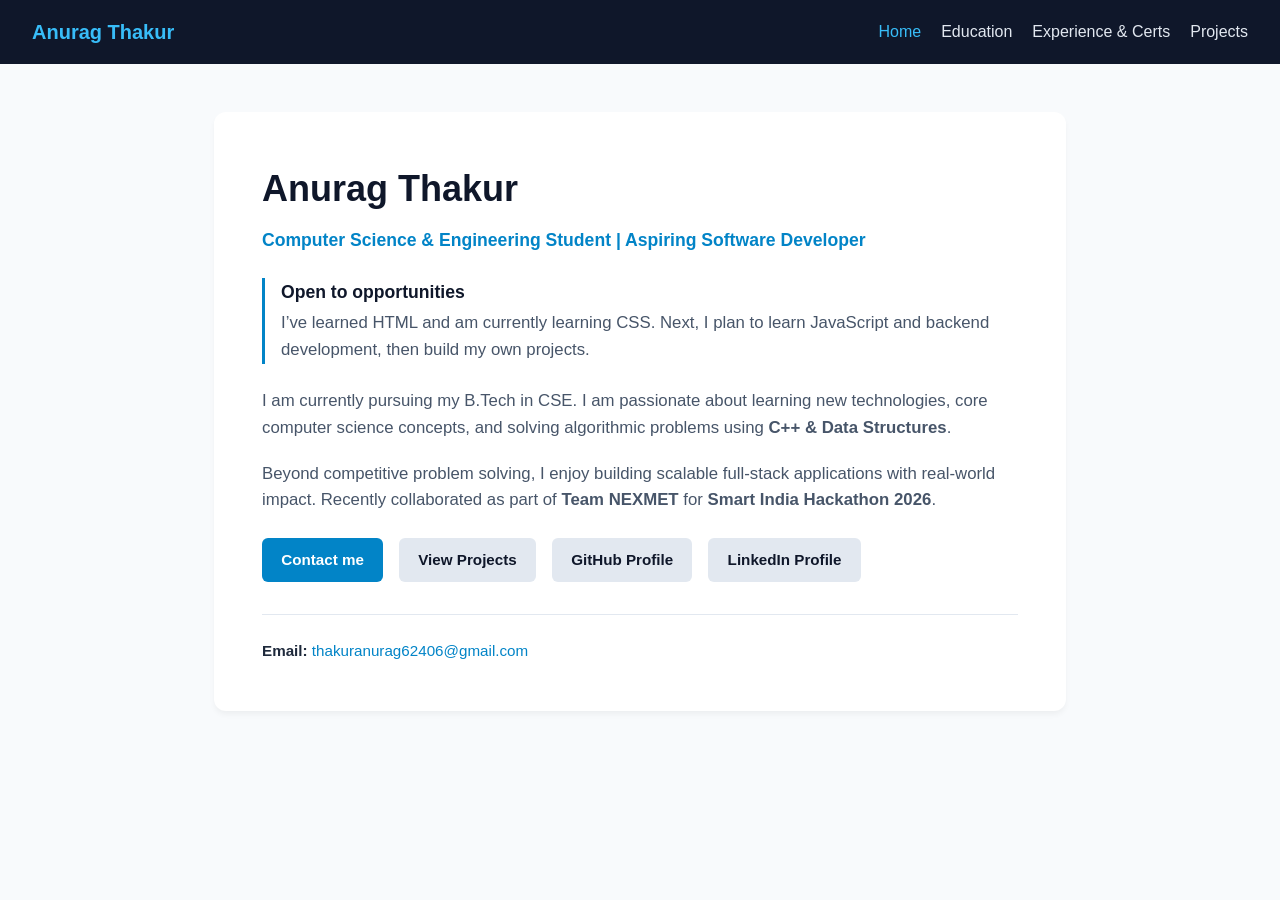
<file: index.html>
<!DOCTYPE html>
<html lang="en">
<head>
  <meta charset="UTF-8">
  <meta name="viewport" content="width=device-width, initial-scale=1.0">
  <title>Anurag Thakur - Portfolio</title>
  <link rel="stylesheet" href="index.css" >
 
</head>
<body>

  <nav>
    <div class="logo">Anurag Thakur</div>
    <div class="links">
      <a href="index.html" class="active">Home</a>
      <a href="education.html">Education</a>
      <a href="experience.html">Experience & Certs</a>
      <a href="projects.html">Projects</a>
    </div>
  </nav>

  <div class="container">
    <div class="hero">
      <h1>Anurag Thakur</h1>
      <div class="subtitle">Computer Science & Engineering Student | Aspiring Software Developer</div>
      <section class="availability">
        <h2>Open to opportunities</h2>
        <p>I’ve learned HTML and am currently learning CSS. Next, I plan to learn JavaScript and backend development, then build my own projects.</p>
      </section>
      <p>
        I am currently pursuing my B.Tech in CSE. I am passionate about learning new technologies, core computer science concepts, and solving algorithmic problems using <strong>C++ & Data Structures</strong>.
      </p>
      <p>
        Beyond competitive problem solving, I enjoy building scalable full-stack applications with real-world impact. Recently collaborated as part of <strong>Team NEXMET</strong> for <strong>Smart India Hackathon 2026</strong>.
      </p>

      <div class="btn-group">
        <a href="mailto:thakuranurag62406@gmail.com" class="btn btn-primary">Contact me</a>
        <a href="projects.html" class="btn btn-secondary">View Projects</a>
        <a href="https://github.com/anuragthakur-cse" target="_blank" class="btn btn-secondary">GitHub Profile</a>
        <a href="https://linkedin.com/in/anurag-thakur-81b7443a6" target="_blank" class="btn btn-secondary">LinkedIn Profile</a>
      </div>

      <div class="contact-bar">
        <strong>Email:</strong> <a href="mailto:thakuranurag62406@gmail.com">thakuranurag62406@gmail.com</a>
      </div>
    </div>
  </div>

</body>
</html>
</file>
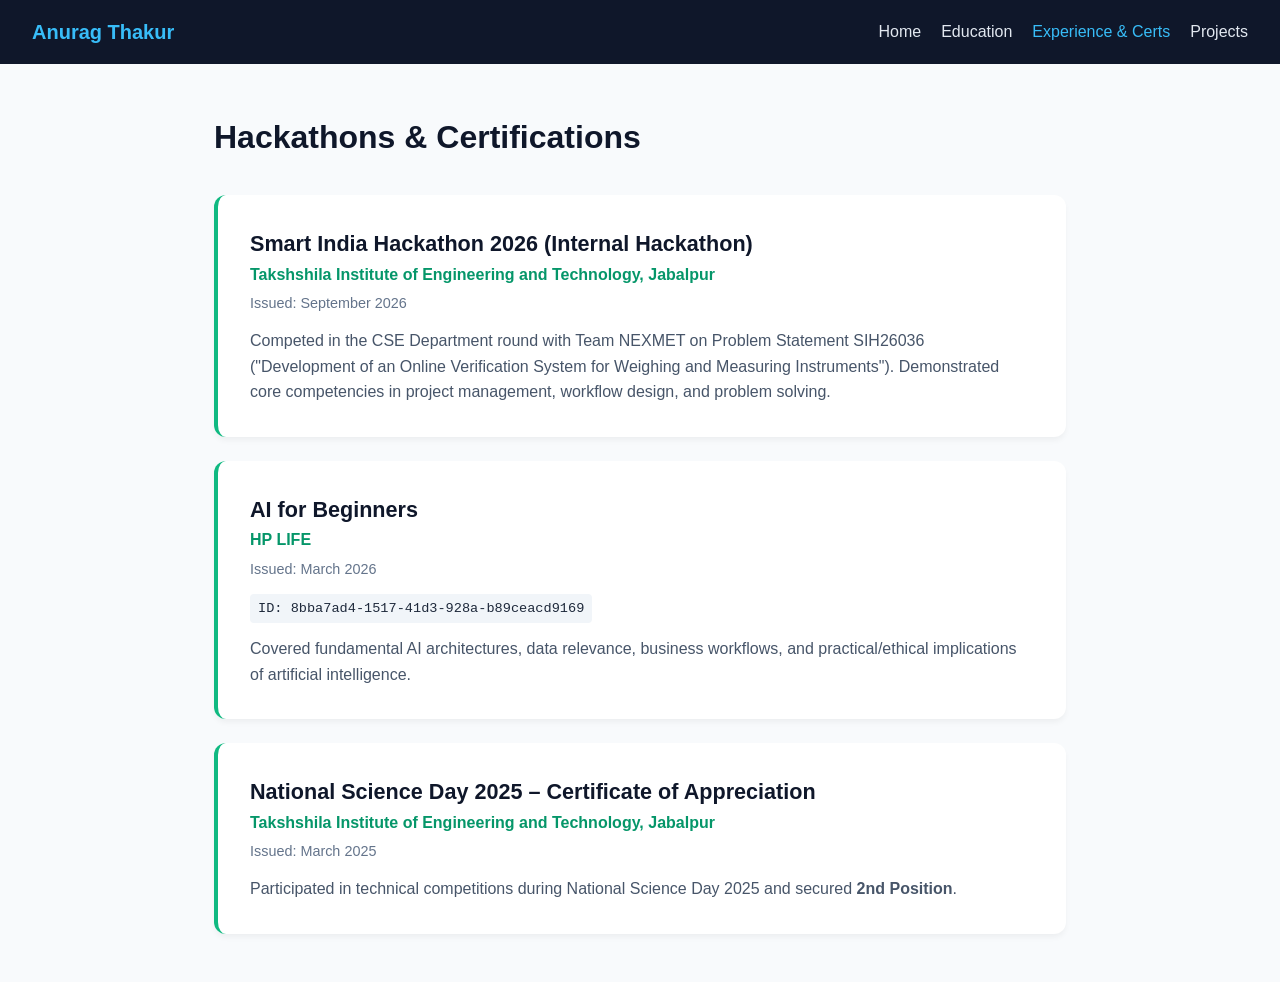
<file: experience.html>
<!DOCTYPE html>
<html lang="en">
<head>
  <meta charset="UTF-8">
  <meta name="viewport" content="width=device-width, initial-scale=1.0">
  <title>Experience & Certifications - Anurag Thakur</title>
  <link rel="stylesheet" href="experience.css"> 
</head>
<body>

  <nav>
    <div class="logo">Anurag Thakur</div>
    <div class="links">
      <a href="index.html">Home</a>
      <a href="education.html">Education</a>
      <a href="experience.html" class="active">Experience & Certs</a>
      <a href="projects.html">Projects</a>
    </div>
  </nav>

  <div class="container">
    <h1>Hackathons & Certifications</h1>

    <div class="card">
      <h2>Smart India Hackathon 2026 (Internal Hackathon)</h2>
      <div class="org">Takshshila Institute of Engineering and Technology, Jabalpur</div>
      <div class="date">Issued: September 2026</div>
      <p>Competed in the CSE Department round with Team NEXMET on Problem Statement SIH26036 ("Development of an Online Verification System for Weighing and Measuring Instruments"). Demonstrated core competencies in project management, workflow design, and problem solving.</p>
    </div>

    <div class="card">
      <h2>AI for Beginners</h2>
      <div class="org">HP LIFE</div>
      <div class="date">Issued: March 2026</div>
      <div class="cred-id">ID: 8bba7ad4-1517-41d3-928a-b89ceacd9169</div>
      <p>Covered fundamental AI architectures, data relevance, business workflows, and practical/ethical implications of artificial intelligence.</p>
    </div>

    <div class="card">
      <h2>National Science Day 2025 – Certificate of Appreciation</h2>
      <div class="org">Takshshila Institute of Engineering and Technology, Jabalpur</div>
      <div class="date">Issued: March 2025</div>
      <p>Participated in technical competitions during National Science Day 2025 and secured <strong>2nd Position</strong>.</p>
    </div>
  </div>

</body>
</html>
</file>
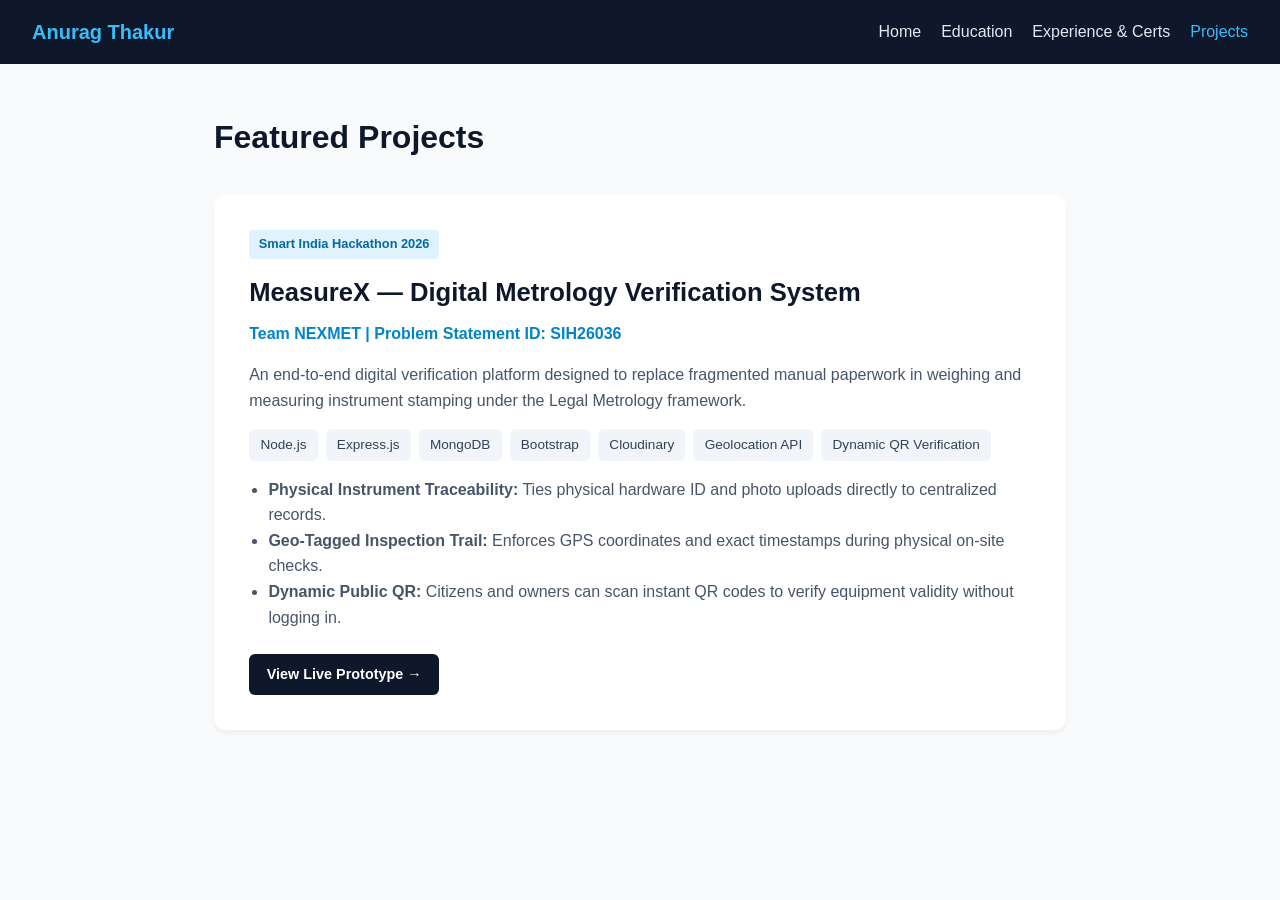
<file: projects.html>
<!DOCTYPE html>
<html lang="en">
<head>
  <meta charset="UTF-8">
  <meta name="viewport" content="width=device-width, initial-scale=1.0">
  <title>Projects - Anurag Thakur</title>
  <link rel="stylesheet" href="projects.css">
  
</head>
<body>

  <nav>
    <div class="logo">Anurag Thakur</div>
    <div class="links">
      <a href="index.html">Home</a>
      <a href="education.html">Education</a>
      <a href="experience.html">Experience & Certs</a>
      <a href="projects.html" class="active">Projects</a>
    </div>
  </nav>

  <div class="container">
    <h1>Featured Projects</h1>

    <div class="project-card">
      <span class="badge">Smart India Hackathon 2026</span>
      <h2>MeasureX — Digital Metrology Verification System</h2>
      <div class="tagline">Team NEXMET | Problem Statement ID: SIH26036</div>
      
      <p>
        An end-to-end digital verification platform designed to replace fragmented manual paperwork in weighing and measuring instrument stamping under the Legal Metrology framework.
      </p>

      <div class="tech-stack">
        <span class="tech-tag">Node.js</span>
        <span class="tech-tag">Express.js</span>
        <span class="tech-tag">MongoDB</span>
        <span class="tech-tag">Bootstrap</span>
        <span class="tech-tag">Cloudinary</span>
        <span class="tech-tag">Geolocation API</span>
        <span class="tech-tag">Dynamic QR Verification</span>
      </div>

      <ul class="features">
        <li><strong>Physical Instrument Traceability:</strong> Ties physical hardware ID and photo uploads directly to centralized records.</li>
        <li><strong>Geo-Tagged Inspection Trail:</strong> Enforces GPS coordinates and exact timestamps during physical on-site checks.</li>
        <li><strong>Dynamic Public QR:</strong> Citizens and owners can scan instant QR codes to verify equipment validity without logging in.</li>
      </ul>

      <a href="https://measure-x-one.vercel.app/" target="_blank" class="btn-link">View Live Prototype &rarr;</a>
    </div>
  </div>

</body>
</html>
</file>
<file: index.css>
* { box-sizing: border-box;
         margin: 0;
         padding: 0; }

    body { font-family: 'Segoe UI', Tahoma, Geneva, Verdana, sans-serif;
         background-color: #f8fafc; 
         color: #1e293b; 
         line-height: 1.6; }


    nav { background: #0f172a;
         padding: 1rem 2rem; 
         display: flex; 
         justify-content: space-between;
          align-items: center; }

    nav .logo { color: #38bdf8;
         font-weight: 700; 
         font-size: 1.25rem;
          flex-shrink: 0;
           white-space: nowrap; }

    nav .links a { color: #e2e8f0;
         text-decoration: none;
          margin-left: 0;
           font-weight: 500;
            transition: color 0.2s; }

    nav .links { display: flex;
         flex-wrap: wrap;
          justify-content: flex-end;
           gap: 0.5rem 1.25rem; }

    nav .links a:hover, nav .links a.active { color: #38bdf8; }

    .container { max-width: 900px;
         margin: 3rem auto;
          padding: 0 1.5rem; }

    .hero { background: #ffffff;
         padding: 3rem;
          border-radius: 12px;
           box-shadow: 0 4px 6px -1px rgba(0,0,0,0.05); }

    h1 { font-size: 2.25rem; color: #0f172a;
         margin-bottom: 0.5rem; }


    .subtitle { color: #0284c7;
         font-weight: 600;
          font-size: 1.1rem;
           margin-bottom: 1.5rem; }

    .availability { margin: 1.5rem 0;
         padding-left: 1rem;
          border-left: 3px solid #0284c7; }

    .availability h2 { color: #0f172a;
         font-size: 1.1rem;
          margin-bottom: 0.25rem; }

    .availability p { margin-bottom: 0; }

    p { margin-bottom: 1.2rem;
         color: #475569;
          font-size: 1.05rem; }

    .btn-group { margin-top: 1.5rem;
         display: flex;
          gap: 1rem;
           flex-wrap: wrap; }

    .btn { display: inline-block;
         padding: 0.6rem 1.2rem;
          border-radius: 6px; 
          text-decoration: none;
           font-weight: 600; 
           font-size: 0.95rem; }

    .btn-primary { background: #0284c7;
         color: #fff; }
    .btn-secondary { background: #e2e8f0; 
        color: #0f172a; }

    .btn:hover { opacity: 0.9; }

    .contact-bar { margin-top: 2rem;
         padding-top: 1.5rem;
          border-top: 1px solid #e2e8f0;
           font-size: 0.95rem; }

    .contact-bar a { color: #0284c7;
         text-decoration: none; }

    @media (max-width: 600px) {
        nav { flex-direction: column;
             align-items: flex-start;
              gap: 0.75rem;
               padding: 1rem 1.25rem; }

        nav .links { justify-content: flex-start; }

        .container { margin: 2rem auto;
             padding: 0 1rem; }

        .hero { padding: 2rem 1.25rem; }
    }
</file>
<file: experience.css>
* { box-sizing: border-box;
      margin: 0;
       padding: 0; }

    body { font-family: 'Segoe UI', Tahoma, Geneva, Verdana, sans-serif;
         background-color: #f8fafc; 
         color: #1e293b;
          line-height: 1.6; }

    nav { background: #0f172a;
         padding: 1rem 2rem;
          display: flex;
           justify-content: space-between;
            align-items: center; }

    nav .logo { color: #38bdf8;
         font-weight: 700;
       font-size: 1.25rem;
        flex-shrink: 0;
         white-space: nowrap; }

    nav .links a { color: #e2e8f0;
         text-decoration: none; 
         margin-left: 0;
         font-weight: 500; }

    nav .links { display: flex;
         flex-wrap: wrap;
          justify-content: flex-end;
           gap: 0.5rem 1.25rem; }

    nav .links a:hover, nav .links a.active { color: #38bdf8; }

    .container { max-width: 900px;
         margin: 3rem auto;
          padding: 0 1.5rem; }

    h1 { color: #0f172a; margin-bottom: 2rem; }

    .card { background: #ffffff;
         padding: 2rem;
          border-radius: 12px; 
          margin-bottom: 1.5rem; 
          box-shadow: 0 4px 6px -1px rgba(0,0,0,0.05);
           border-left: 4px solid #10b981; }

    .card h2 { font-size: 1.35rem;
         color: #0f172a; }

    .org { color: #059669;
         font-weight: 600;
          margin-bottom: 0.3rem; }

    .date { color: #64748b;
         font-size: 0.9rem;
          margin-bottom: 0.8rem; }

    .cred-id { background: #f1f5f9;
         padding: 4px 8px; 
         border-radius: 4px;
          font-family: monospace;
           font-size: 0.85rem;
            display: inline-block;
             margin-bottom: 0.8rem; }
             
    p { color: #475569; }

     @media (max-width: 600px) {
          nav { flex-direction: column;
                align-items: flex-start;
                 gap: 0.75rem;
                  padding: 1rem 1.25rem; }

          nav .links { justify-content: flex-start; }

          .container { margin: 2rem auto;
                padding: 0 1rem; }

          .card { padding: 1.25rem; }
     }
</file>
<file: projects.css>
* { box-sizing: border-box;
         margin: 0;
          padding: 0; }

    body { font-family: 'Segoe UI', Tahoma, Geneva, Verdana, sans-serif;
         background-color: #f8fafc; 
         color: #1e293b;
          line-height: 1.6; }

    nav { background: #0f172a;
         padding: 1rem 2rem;
          display: flex;
           justify-content: space-between;
            align-items: center; }

    nav .logo { color: #38bdf8;
         font-weight: 700;
       font-size: 1.25rem;
        flex-shrink: 0;
         white-space: nowrap; }

    nav .links a { color: #e2e8f0;
         text-decoration: none; 
         margin-left: 0;
          font-weight: 500; }

    nav .links { display: flex;
         flex-wrap: wrap;
          justify-content: flex-end;
           gap: 0.5rem 1.25rem; }

    nav .links a:hover, nav .links a.active { color: #38bdf8; }

    .container { max-width: 900px; 
        margin: 3rem auto;
         padding: 0 1.5rem; }

    h1 { color: #0f172a;
         margin-bottom: 2rem; }

    .project-card { background: #ffffff;
         padding: 2.2rem;
          border-radius: 12px;
           margin-bottom: 2rem;
            box-shadow: 0 4px 6px -1px rgba(0,0,0,0.05); }

    .badge { display: inline-block;
         background: #e0f2fe; color: #0369a1;
          padding: 0.25rem 0.6rem;
           border-radius: 4px; 
           font-size: 0.8rem; 
           font-weight: bold; 
           margin-bottom: 0.8rem; }

    h2 { font-size: 1.6rem;
         color: #0f172a;
          margin-bottom: 0.5rem; }

    .tagline { color: #0284c7;
         font-weight: 600; 
         margin-bottom: 1rem; }

    p { color: #475569;
         margin-bottom: 1rem; }

    .tech-stack { display: flex;
         flex-wrap: wrap;
          gap: 0.5rem; 
          margin: 1rem 0; }

    .tech-tag { background: #f1f5f9;
         color: #334155;
          padding: 0.3rem 0.7rem;
           border-radius: 6px;
            font-size: 0.85rem;
             font-weight: 500; }

    .features { margin: 1rem 0 1.5rem 1.2rem;
         color: #475569; }

    .btn-link { display: inline-block;
         background: #0f172a;
          color: #ffffff;
           padding: 0.55rem 1.1rem;
            border-radius: 6px;
             text-decoration: none;
              font-size: 0.9rem;
               font-weight: 600; }
               
    .btn-link:hover { background: #334155; }

     @media (max-width: 600px) {
          nav { flex-direction: column;
                align-items: flex-start;
                 gap: 0.75rem;
                  padding: 1rem 1.25rem; }

          nav .links { justify-content: flex-start; }

          .container { margin: 2rem auto;
                padding: 0 1rem; }

          .project-card { padding: 1.25rem; }
     }
</file>
